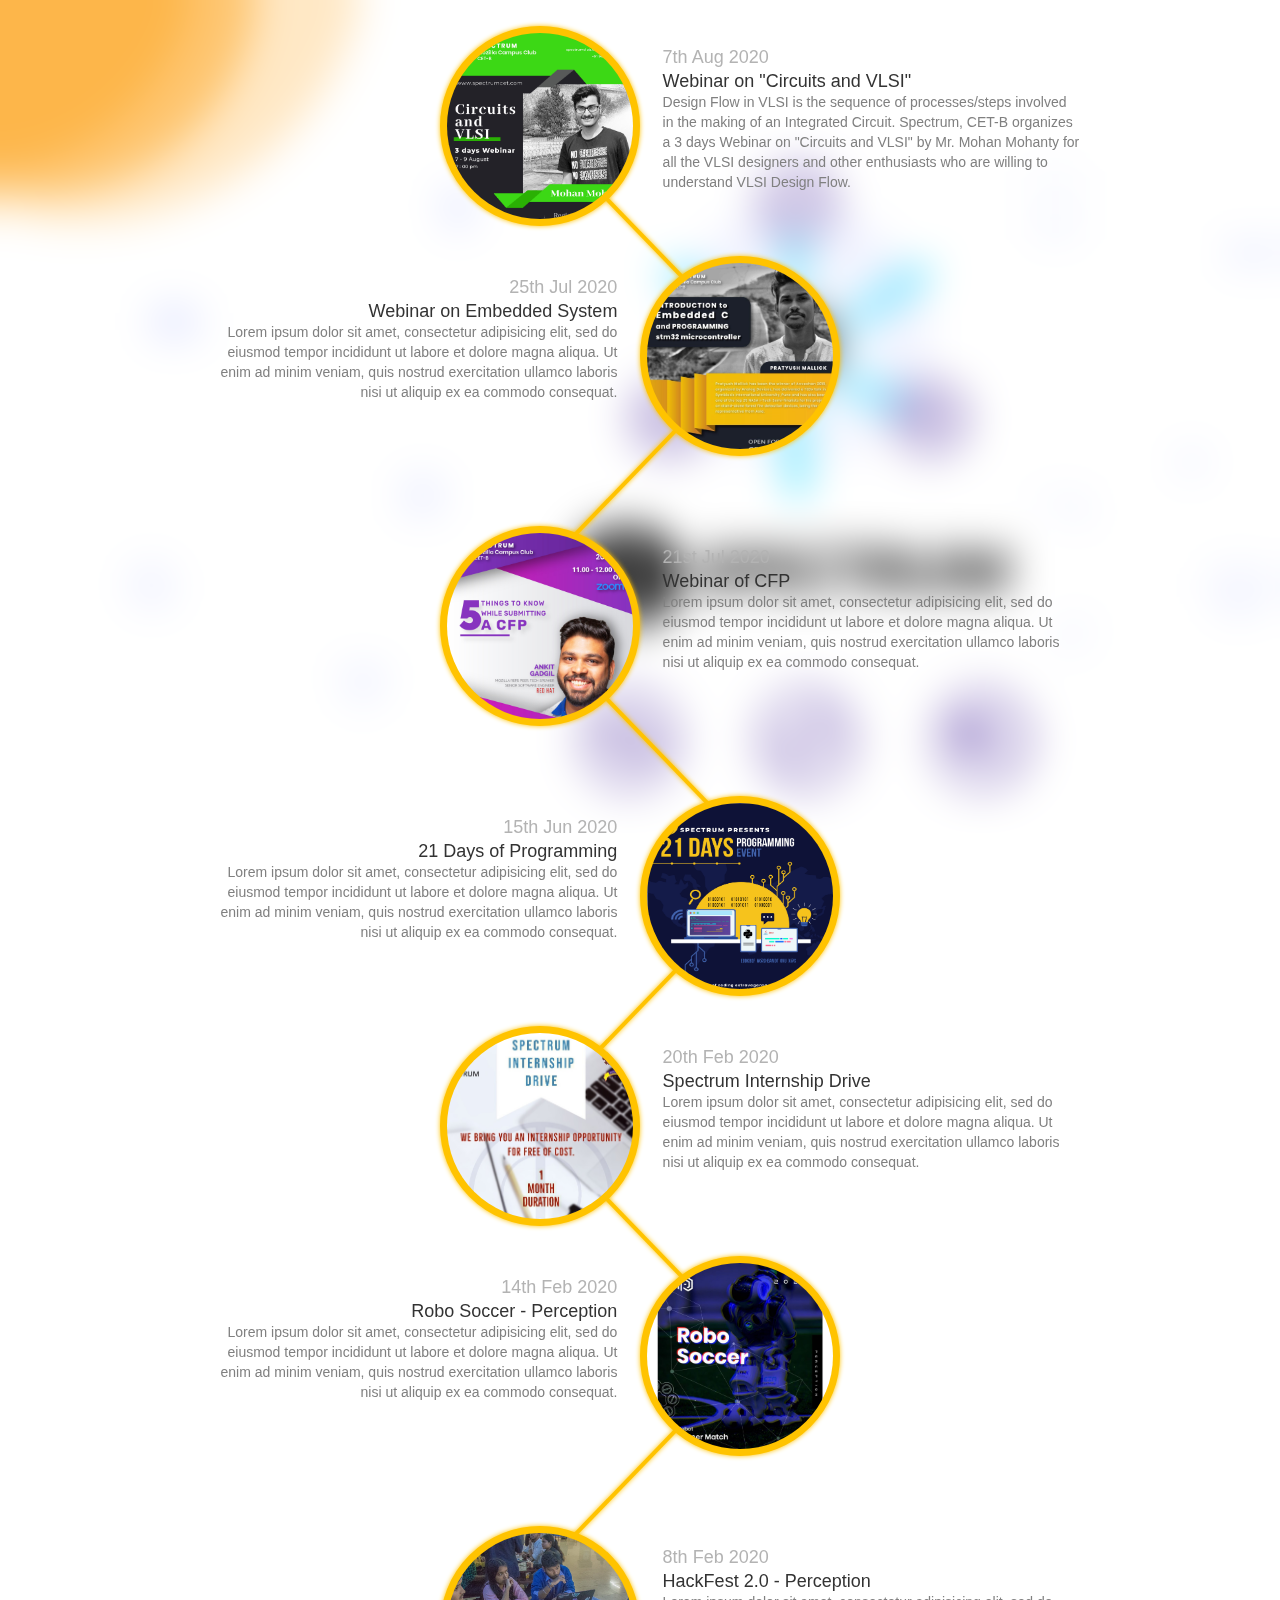
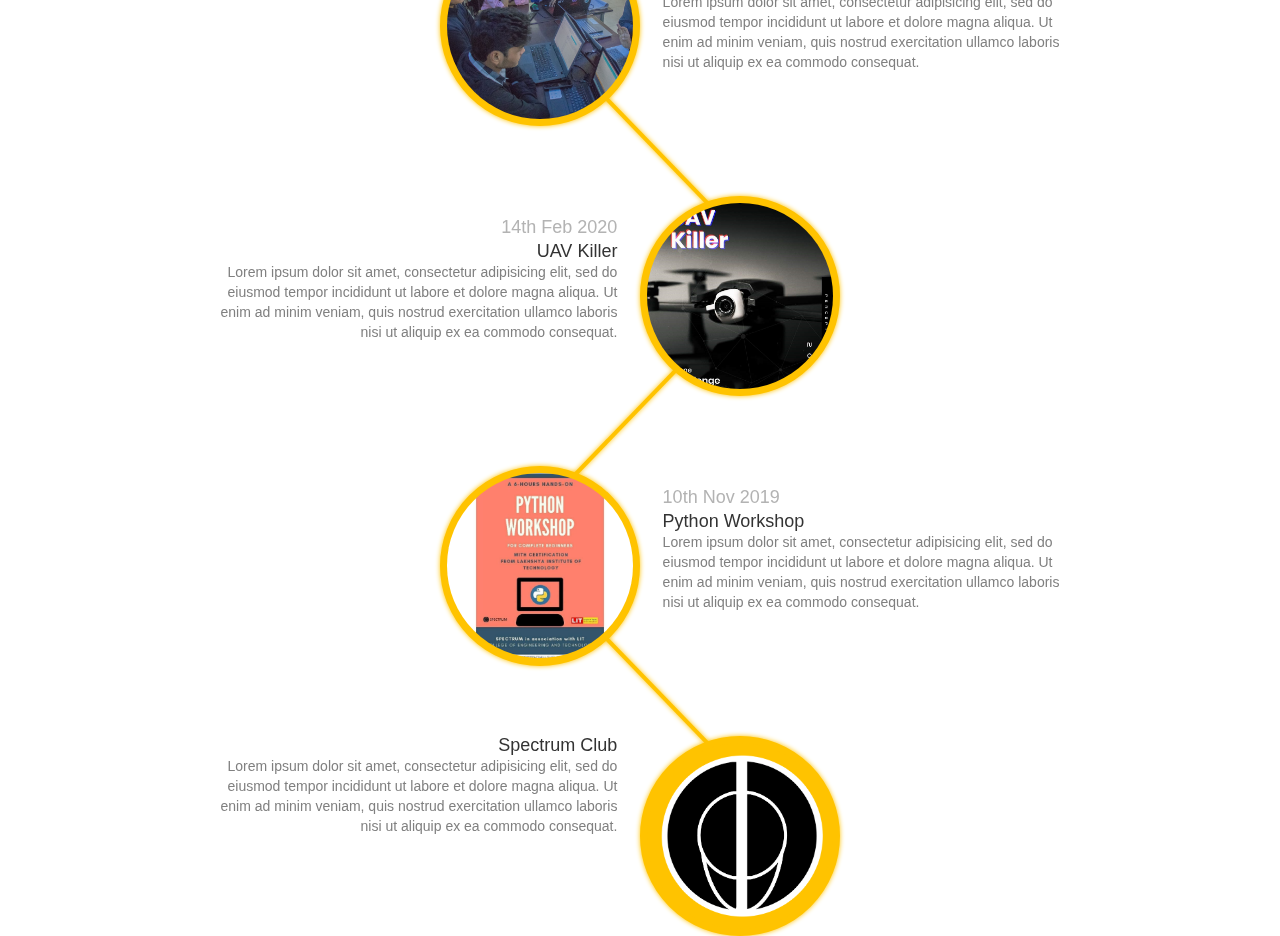
<file: event.html>
<!DOCTYPE html>
<html>
<head>
  <title>Events</title>
<meta name="viewport" content="width=device-width, initial-scale=0.0">
<meta http-equiv="cache-control" content="no-cache" />

<link href="http://maxcdn.bootstrapcdn.com/bootstrap/3.3.0/css/bootstrap.min.css" rel="stylesheet" id="bootstrap-css">
<script src="http://code.jquery.com/jquery-1.11.1.min.js"></script>
<script src="http://maxcdn.bootstrapcdn.com/bootstrap/3.3.0/js/bootstrap.min.js"></script>
<link rel="stylesheet" type="text/css" href="./css/event.css">
</head>
<body>
  <div class="container">
  <div class="row">
    <div class="col-lg-12">
      <ul class="timeline">
        <li class="timeline-inverted">
          <div class="timeline-image">
            <img class="img-circle img-responsive" src="./assets/mohanbhai.jpg" alt="">
          </div>
          <div class="timeline-panel">
            <div class="timeline-heading">
            <h4>7th Aug 2020</h4>
              <h4 class="subheading">Webinar on "Circuits and VLSI"</h4>
            </div>
            <div class="timeline-body">
              <p class="text-muted">
                Design Flow in VLSI is the sequence of processes/steps involved in the making of an Integrated Circuit.
Spectrum, CET-B organizes a 3 days Webinar on "Circuits and VLSI" by Mr. Mohan Mohanty for all the VLSI designers and other enthusiasts who are willing to understand VLSI Design Flow.
              </p>
            </div>
          </div>
          <div class="line"></div>
        </li>
        <li>
          <div class="timeline-image">
            <img class="img-circle img-responsive" src="./assets/embeddedweb.jpg" alt="">
          </div>
          <div class="timeline-panel">
            <div class="timeline-heading">
            <h4>25th Jul 2020</h4>
              <h4 class="subheading">Webinar on Embedded System</h4>
            </div>
            <div class="timeline-body">
              <p class="text-muted">
                Lorem ipsum dolor sit amet, consectetur adipisicing elit, sed do eiusmod tempor incididunt ut labore et dolore magna aliqua. Ut enim ad minim veniam, quis nostrud exercitation ullamco laboris nisi ut aliquip ex ea commodo consequat.
              </p>
            </div>
          </div>
          <div class="line"></div>
        </li>
        <br>
        <br>
        <li class="timeline-inverted">
          <div class="timeline-image">
            <img class="img-circle img-responsive" src="./assets/cfpweb.jpg" alt="">
          </div>
          <div class="timeline-panel">
            <div class="timeline-heading">
            <h4>21st Jul 2020</h4>
              <h4 class="subheading">Webinar of CFP</h4>
            </div>
            <div class="timeline-body">
              <p class="text-muted">
                Lorem ipsum dolor sit amet, consectetur adipisicing elit, sed do eiusmod tempor incididunt ut labore et dolore magna aliqua. Ut enim ad minim veniam, quis nostrud exercitation ullamco laboris nisi ut aliquip ex ea commodo consequat.
              </p>
            </div>
          </div>
          <div class="line"></div>
        </li>
        <br>
        <br>
        <li>
          <div class="timeline-image">
            <img class="img-circle img-responsive" src="./assets/21days.jpg" alt="">
          </div>
          <div class="timeline-panel">
            <div class="timeline-heading">
            <h4>15th Jun 2020</h4>
              <h4 class="subheading">21 Days of Programming</h4>
            </div>
            <div class="timeline-body">
              <p class="text-muted">
                Lorem ipsum dolor sit amet, consectetur adipisicing elit, sed do eiusmod tempor incididunt ut labore et dolore magna aliqua. Ut enim ad minim veniam, quis nostrud exercitation ullamco laboris nisi ut aliquip ex ea commodo consequat.
              </p>
            </div>
          </div>
          <div class="line"></div>
        </li>
        <li class="timeline-inverted">
          <div class="timeline-image">
            <img class="img-circle img-responsive" src="./assets/SID_event.jpg" alt="">
          </div>
          <div class="timeline-panel">
            <div class="timeline-heading">
            <h4>20th Feb 2020</h4>
              <h4 class="subheading">Spectrum Internship Drive</h4>
            </div>
            <div class="timeline-body">
              <p class="text-muted">
                Lorem ipsum dolor sit amet, consectetur adipisicing elit, sed do eiusmod tempor incididunt ut labore et dolore magna aliqua. Ut enim ad minim veniam, quis nostrud exercitation ullamco laboris nisi ut aliquip ex ea commodo consequat.
              </p>
            </div>
          </div>
          <div class="line"></div>
        </li>
        <li>
          <div class="timeline-image">
            <img class="img-circle img-responsive" src="./assets/robo_soccer.jpg" alt="">
          </div>
          <div class="timeline-panel">
            <div class="timeline-heading">
            <h4>14th Feb 2020</h4>
              <h4 class="subheading">Robo Soccer - Perception</h4>
            </div>
            <div class="timeline-body">
              <p class="text-muted">
                Lorem ipsum dolor sit amet, consectetur adipisicing elit, sed do eiusmod tempor incididunt ut labore et dolore magna aliqua. Ut enim ad minim veniam, quis nostrud exercitation ullamco laboris nisi ut aliquip ex ea commodo consequat.
              </p>
            </div>
          </div>
          <div class="line"></div>
        </li>
        <br>
        <br>
        <li class="timeline-inverted">
          <div class="timeline-image">
            <img class="img-circle img-responsive" src="./assets/hackfest_event.jpg" alt="">
          </div>
          <div class="timeline-panel">
            <div class="timeline-heading">
            <h4>8th Feb 2020</h4>
              <h4 class="subheading">HackFest 2.0 - Perception</h4>
            </div>
            <div class="timeline-body">
              <p class="text-muted">
                Lorem ipsum dolor sit amet, consectetur adipisicing elit, sed do eiusmod tempor incididunt ut labore et dolore magna aliqua. Ut enim ad minim veniam, quis nostrud exercitation ullamco laboris nisi ut aliquip ex ea commodo consequat.
              </p>
            </div>
          </div>
          <div class="line"></div>
        </li>
        <br>
        <br>
        <li>
          <div class="timeline-image">
            <img class="img-circle img-responsive" src="./assets/uav_killer.jpg" alt="">
          </div>
          <div class="timeline-panel">
            <div class="timeline-heading">
            <h4>14th Feb 2020</h4>
              <h4 class="subheading">UAV Killer</h4>
            </div>
            <div class="timeline-body">
              <p class="text-muted">
                Lorem ipsum dolor sit amet, consectetur adipisicing elit, sed do eiusmod tempor incididunt ut labore et dolore magna aliqua. Ut enim ad minim veniam, quis nostrud exercitation ullamco laboris nisi ut aliquip ex ea commodo consequat.
              </p>
            </div>
          </div>
          <div class="line"></div>
        </li>
        <br>
        <br>
        <li class="timeline-inverted">
          <div class="timeline-image">
            <img class="img-circle img-responsive" src="./assets/PW_event.jpg" alt="">
          </div>
          <div class="timeline-panel">
            <div class="timeline-heading">
            <h4>10th Nov 2019</h4>
              <h4 class="subheading">Python Workshop</h4>
            </div>
            <div class="timeline-body">
              <p class="text-muted">
                Lorem ipsum dolor sit amet, consectetur adipisicing elit, sed do eiusmod tempor incididunt ut labore et dolore magna aliqua. Ut enim ad minim veniam, quis nostrud exercitation ullamco laboris nisi ut aliquip ex ea commodo consequat.
              </p>
            </div>
          </div>
          <div class="line"></div>
        </li>
        <br>
        <br>
        <li>
          <div class="timeline-image">
            <img class="img-circle img-responsive" src="./assets/tablogo.png" alt="">
          </div>
          <div class="timeline-panel">
            <div class="timeline-heading">
              <h4 class="subheading">Spectrum Club</h4>
            </div>
            <div class="timeline-body">
              <p class="text-muted">
                Lorem ipsum dolor sit amet, consectetur adipisicing elit, sed do eiusmod tempor incididunt ut labore et dolore magna aliqua. Ut enim ad minim veniam, quis nostrud exercitation ullamco laboris nisi ut aliquip ex ea commodo consequat.
              </p>
            </div>
          </div>
        </li>
      </ul>
    </div>
  </div>
</div>


</body>
</html>
</file>
<file: css/event.css>
body{
  background-image: url(../assets/main.png);
  background-size: cover;
  background-attachment: fixed;
  backdrop-filter:blur(20px);
}
.timeline {
  position: relative;
  padding:4px 0 0 0;
  margin-top:22px;
  list-style: none;
}

.timeline>li:nth-child(even) {
  position: relative;
  margin-bottom: 50px;
  height: 180px;
  right:-100px;
}

.timeline>li:nth-child(odd) {
  position: relative;
  margin-bottom: 50px;
  height: 180px;
  left:-100px;
}

.timeline>li:before,
.timeline>li:after {
  content: " ";
  display: table;
}

.timeline>li:after {
  clear: both;
  min-height: 170px;
}

.timeline > li .timeline-panel {
position: relative;
float: left;
width: 41%;
padding: 0 20px 20px 30px;
text-align: right;
}

.timeline>li .timeline-panel:before {
  right: auto;
  left: -15px;
  border-right-width: 15px;
  border-left-width: 0;
}

.timeline>li .timeline-panel:after {
  right: auto;
  left: -14px;
  border-right-width: 14px;
  border-left-width: 0;
}

.timeline>li .timeline-image {
  z-index: 100;
  position: absolute;
  left: 50%;
  border: 7px solid #FFC300;
  border-radius: 100%;
  background-color: #FFC300;
  box-shadow: 0 0 5px #FFC300;
  width: 200px;
  height: 200px;
  margin-left: -100px;
}

.timeline>li .timeline-image h4 {
  margin-top: 12px;
  font-size: 10px;
  line-height: 14px;
}

.timeline>li.timeline-inverted>.timeline-panel {
  float: right;
  padding: 0 30px 20px 20px;
  text-align: left;
}

.timeline>li.timeline-inverted>.timeline-panel:before {
  right: auto;
  left: -15px;
  border-right-width: 15px;
  border-left-width: 0;
}

.timeline>li.timeline-inverted>.timeline-panel:after {
  right: auto;
  left: -14px;
  border-right-width: 14px;
  border-left-width: 0;
}

.timeline>li:last-child {
  margin-bottom: 0;
}

.timeline .timeline-heading h4 {
margin-top:22px;
  margin-bottom: 4px;
  padding:0;
  color: #b3b3b3;
}

.timeline .timeline-heading h4.subheading {
margin:0;
padding:0;
  text-transform: none;
  font-size:18px;
  color:#333333;
}

.timeline .timeline-body>p,
.timeline .timeline-body>ul {
  margin-bottom: 0;
  color:#808080;
}
/*Style for even div.line*/
.timeline>li:nth-child(odd) .line:before {
  content: "";
  position: absolute;
  top: 60px;
  bottom: 0;
  left: 690px;
  width: 4px;
  height:340px;
  background-color: #FFC300;
  -ms-transform: rotate(-44deg); /* IE 9 */
  -webkit-transform: rotate(-44deg); /* Safari */
  transform: rotate(-44deg);
  box-shadow: 0 0 5px #FFC300;
}
/*Style for odd div.line*/
.timeline>li:nth-child(even) .line:before  {
  content: "";
  position: absolute;
  top: 60px;
  bottom: 0;
  left: 450px;
  width: 4px;
  height:340px;
  background-color: #FFC300;
  -ms-transform: rotate(44deg); /* IE 9 */
  -webkit-transform: rotate(44deg); /* Safari */
  transform: rotate(44deg);
  box-shadow: 0 0 5px #FFC300;
}
/* Medium Devices, .visible-md-* */
@media (min-width: 992px) and (max-width: 1199px) {
.timeline > li:nth-child(even) {
  margin-bottom: 0px;
  min-height: 0px;
  right: 0px;
}
.timeline > li:nth-child(odd) {
  margin-bottom: 0px;
  min-height: 0px;
  left: 0px;
}
.timeline>li:nth-child(even) .timeline-image {
  left: 0;
  margin-left: 0px;
}
.timeline>li:nth-child(odd) .timeline-image {
  left: 690px;
  margin-left: 0px;
}
.timeline > li:nth-child(even) .timeline-panel {
  width: 76%;
  padding: 0 0 20px 0px;
  text-align: left;
}
.timeline > li:nth-child(odd) .timeline-panel {
  width: 70%;
  padding: 0 0 20px 0px;
  text-align: right;
}
.timeline > li .line {
  display: none;
}
}
/* Small Devices, Tablets */
@media (min-width: 768px) and (max-width: 991px) {
.timeline > li:nth-child(even) {
  margin-bottom: 0px;
  min-height: 0px;
  right: 0px;
}
.timeline > li:nth-child(odd) {
  margin-bottom: 0px;
  min-height: 0px;
  left: 0px;
}
.timeline>li:nth-child(even) .timeline-image {
  left: 0;
  margin-left: 0px;
}
.timeline>li:nth-child(odd) .timeline-image {
  left: 520px;
  margin-left: 0px;
}
.timeline > li:nth-child(even) .timeline-panel {
  width: 70%;
  padding: 0 0 20px 0px;
  text-align: left;
}
.timeline > li:nth-child(odd) .timeline-panel {
  width: 70%;
  padding: 0 0 20px 0px;
  text-align: right;
}
.timeline > li .line {
  display: none;
}
}
/* Custom, iPhone Retina */
@media only screen and (max-width: 767px) {
.timeline > li:nth-child(even) {
  margin-bottom: 0px;
  min-height: 0px;
  right: 0px;
}
.timeline > li:nth-child(odd) {
  margin-bottom: 0px;
  min-height: 0px;
  left: 0px;
}
.timeline>li .timeline-image {
  position: static;
  width: 150px;
  height: 150px;
  margin-bottom:0px;
}
.timeline>li:nth-child(even) .timeline-image {
  left: 0;
  margin-left: 0;
}
.timeline>li:nth-child(odd) .timeline-image {
  float:right;
  left: 0px;
  margin-left:0;
}
.timeline > li:nth-child(even) .timeline-panel {
  width: 100%;
  padding: 0 0 20px 14px;
}
.timeline > li:nth-child(odd) .timeline-panel {
  width: 100%;
  padding: 0 14px 20px 0px;
}
.timeline > li .line {
  display: none;
}
}
</file>
